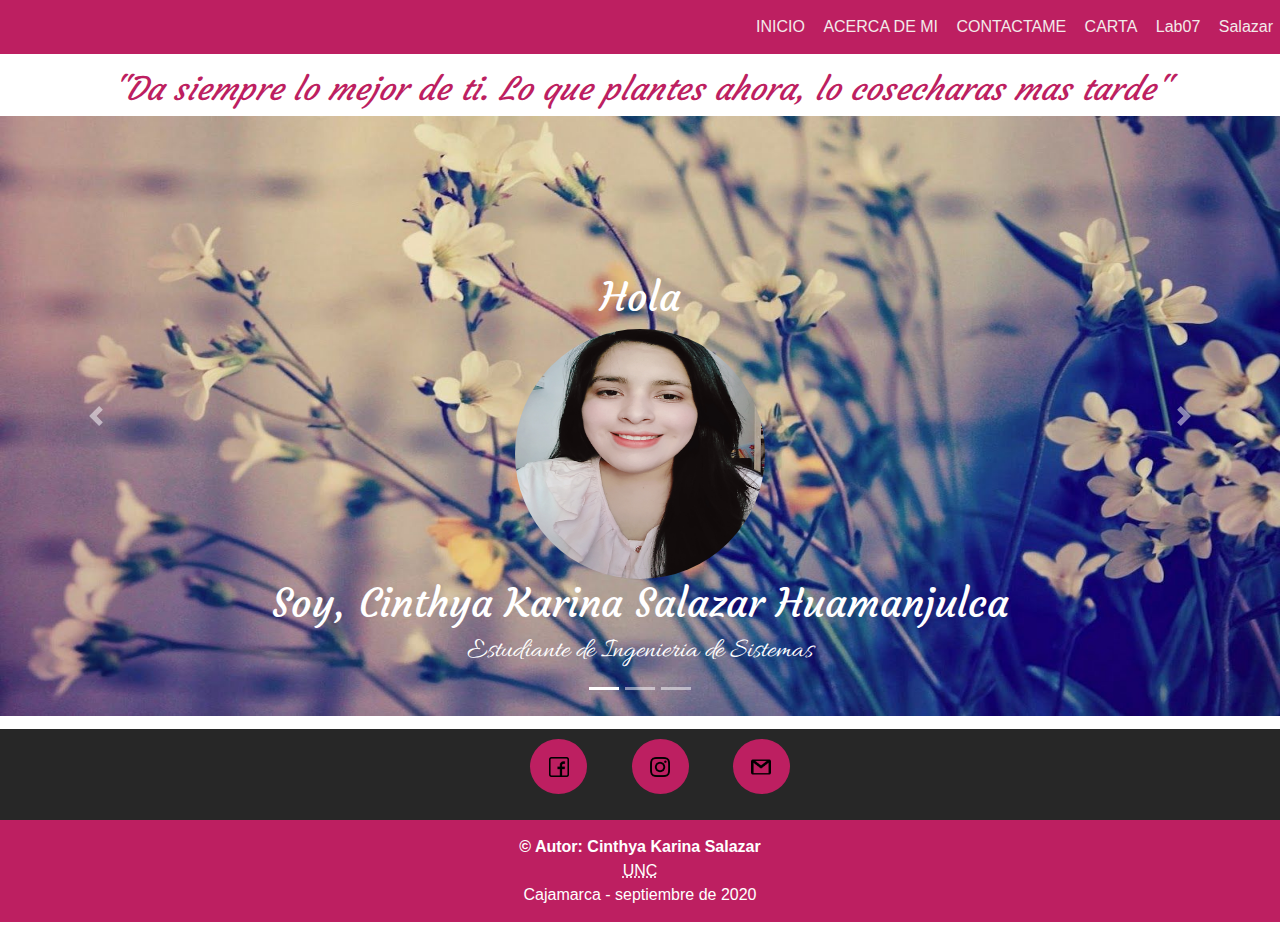
<file: index.html>
<!DOCTYPE html>
<html lang="en">

<head>
    <meta charset="UTF-8">
    <meta name="viewport" content="width=device-width, initial-scale=1.0">
    <title>Pagina Personal</title>
    <link rel="icon" href="imagenes/feliz.jpg">
    <link href="styles/estilopersonal.css" rel="stylesheet" type="text/css">
    <link rel="stylesheet" href="https://stackpath.bootstrapcdn.com/bootstrap/4.5.2/css/bootstrap.min.css" integrity="sha384-JcKb8q3iqJ61gNV9KGb8thSsNjpSL0n8PARn9HuZOnIxN0hoP+VmmDGMN5t9UJ0Z" crossorigin="anonymous">
</head>

<body>

    <header>
        <nav class="pink darken-2">
            <div class="nav-wrapper">
                <ul id="nav-mobile" class="right hide-on-med-and-down ">
                    <li><a href="index.html">INICIO </a></li>
                    <li><a href="About.html">ACERCA DE MI</a></li>
                    <li><a href="Contact.html">CONTACTAME</a></li>
                    <li><a href="Carta05.html">CARTA</a></li>
                    <li><a href="lab07.html">Lab07</a></li>
                    <li><a href="Practicanoviembre/salazar.html">Salazar</a></li>
                </ul>
            </div>

        </nav>
    </header>

    <div class="item">
        <h2><em>"Da siempre lo mejor de ti. Lo que plantes ahora, lo cosecharas mas tarde"
        </em></h2>
    </div>

    <div id="carouselExampleCaptions" class="carousel slide" data-ride="carousel">
        <ol class="carousel-indicators">
            <li data-target="#carouselExampleCaptions" data-slide-to="0" class="active"></li>
            <li data-target="#carouselExampleCaptions" data-slide-to="1"></li>
            <li data-target="#carouselExampleCaptions" data-slide-to="2"></li>
        </ol>
        <div class="carousel-inner">
            <div class="carousel-item active">
                <img height="600px" width="80%" src="imagenes/foto.jpg" class="d-block w-100" alt="...">
                <div class="carousel-caption d-none d-md-block">
                    <h1>Hola</h1>
                    <img id="fotopersonal" src="imagenes/fotosPersonal.jpeg">
                    <h1>Soy, Cinthya Karina Salazar Huamanjulca</h1>
                    <h3>Estudiante de Ingenieria de Sistemas</h3>
                </div>
            </div>
            <div class="carousel-item">
                <img height="600px" src="imagenes/flor2.jpg" class="d-block w-100" alt="...">
                <div class="carousel-caption d-none d-md-block">

                    <h1>Si lo puedes soñar, lo puedes hacer!...</h1>
                    <h3>Wald Disney</h3>
                </div>
            </div>
            <div class="carousel-item">
                <img height="600px" src="imagenes/flor3.jpg" class="d-block w-100" alt="...">
                <div class="carousel-caption d-none d-md-block">
                    <h1>Un viaje de millas empieza con un primer paso</h1>
                    <h3>Benjamin Frankiln</h3>
                </div>
            </div>
        </div>

        <a class="carousel-control-prev" href="#carouselExampleCaptions" role="button" data-slide="prev">
            <span class="carousel-control-prev-icon" aria-hidden="true"></span>
            <span class="sr-only">Previous</span>
        </a>
        <a class="carousel-control-next" href="#carouselExampleCaptions" role="button" data-slide="next">
            <span class="carousel-control-next-icon" aria-hidden="true"></span>
            <span class="sr-only">Next</span>
        </a>
    </div>

    <script src="https://code.jquery.com/jquery-3.5.1.slim.min.js" integrity="sha384-DfXdz2htPH0lsSSs5nCTpuj/zy4C+OGpamoFVy38MVBnE+IbbVYUew+OrCXaRkfj" crossorigin="anonymous"></script>
    <script src="https://cdn.jsdelivr.net/npm/popper.js@1.16.1/dist/umd/popper.min.js" integrity="sha384-9/reFTGAW83EW2RDu2S0VKaIzap3H66lZH81PoYlFhbGU+6BZp6G7niu735Sk7lN" crossorigin="anonymous"></script>
    <script src="https://stackpath.bootstrapcdn.com/bootstrap/4.5.2/js/bootstrap.min.js" integrity="sha384-B4gt1jrGC7Jh4AgTPSdUtOBvfO8shuf57BaghqFfPlYxofvL8/KUEfYiJOMMV+rV" crossorigin="anonymous"></script>


    <footer>

        <ul>
            <li>
                <a href="https://www.facebook.com/karina.salazar.984" target="_blank"><img height="20" width="20" src="imagenes/facebook.png" alt=""></a>
            </li>
            <li>
                <a href="https://www.instagram.com/?hl=es-la" target="_blank"><img height="20" width="20" src="imagenes/instagram-sketched.png" alt=""></a>
            </li>
            <li>
                <a href="https://mail.google.com/" target="_blank"><img height="20" width="20" src="imagenes/gmail (1).png" alt=""></a>
            </li>

        </ul>
        <address> <strong>&copy; Autor: Cinthya Karina Salazar</strong><br/>
                <abbr title="UNIVERSIDAD NACIONAL DE CAJAMARCA">UNC</abbr><br/>
                Cajamarca - septiembre de 2020
            </address>

    </footer>

</body>

</html>
</file>
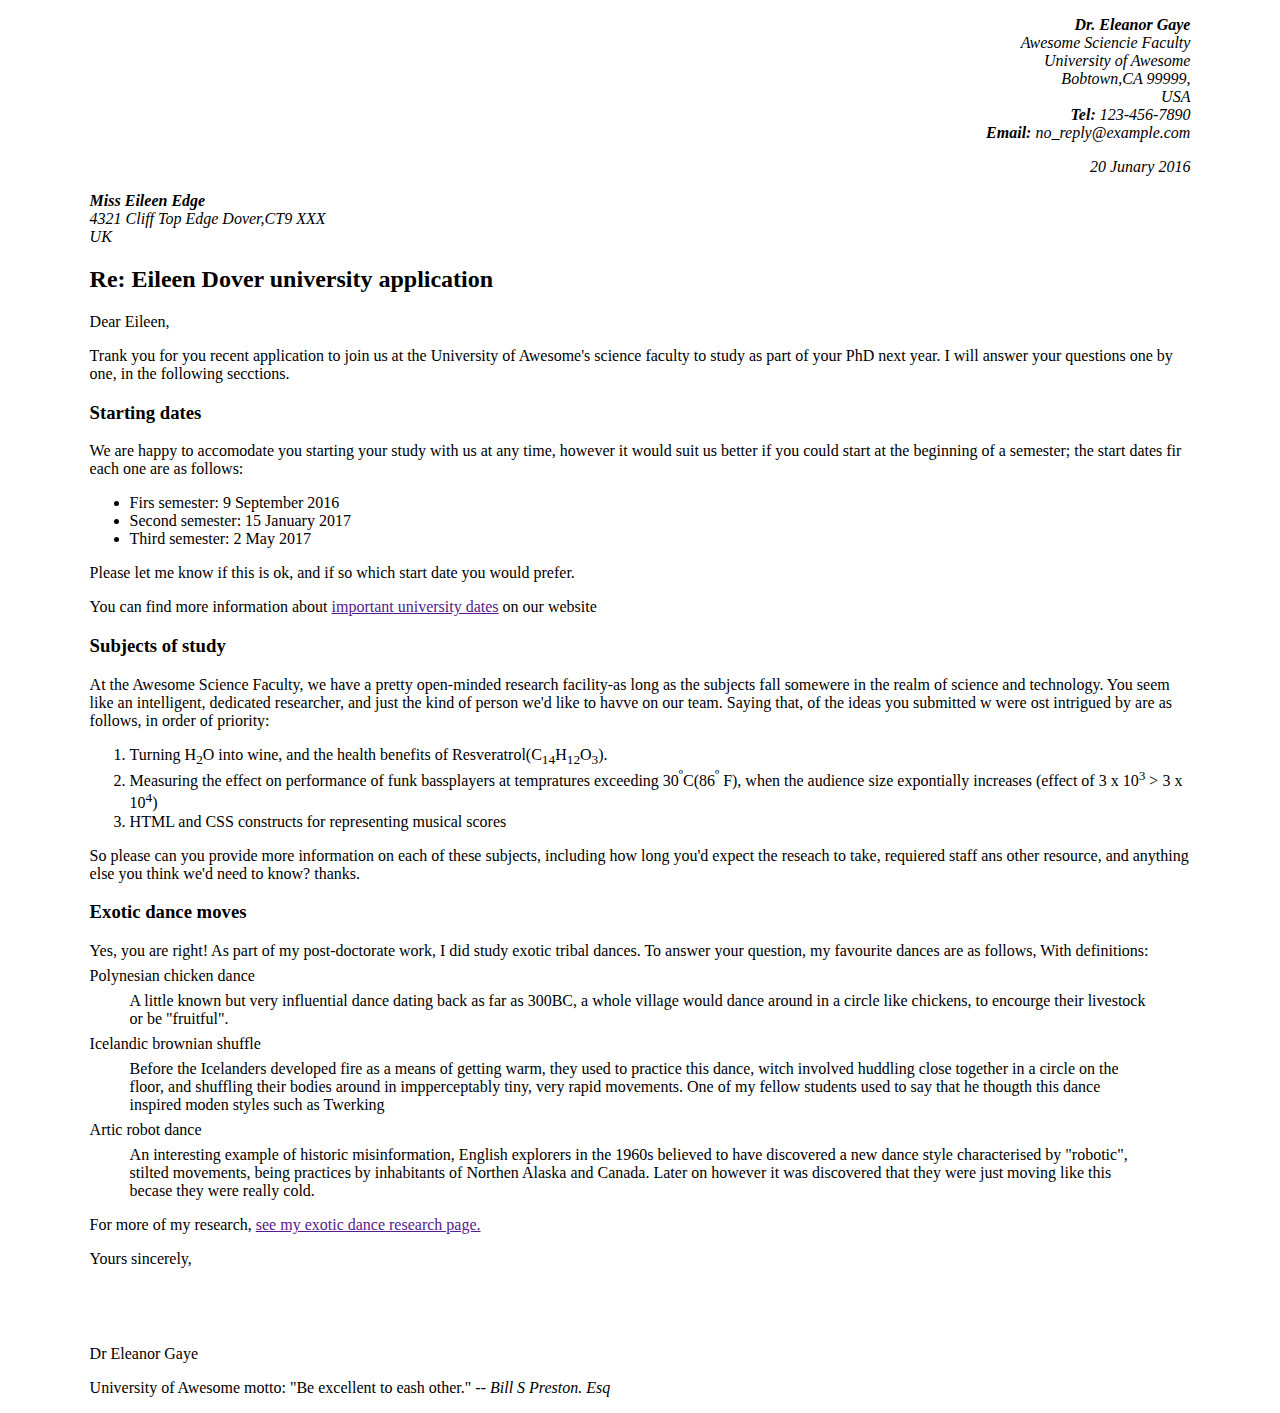
<file: Carta05.html>
<!DOCTYPE html>
<html lang="en">

<head>
    <meta charset="UTF-8">
    <meta name="viewport" content="width=device-width, initial-scale=1.0">
    <title>Carta</title>
    <link rel="stylesheet" href="styles/Carta.css">
</head>

<body>
    <div class="encabezado">

        <p> <b>Dr. Eleanor Gaye</b></br>
            Awesome Sciencie Faculty</br>
            University of Awesome</br>
            Bobtown,CA 99999,</br>
            USA </br>
            <b>Tel:</b> 123-456-7890</br>
            <b>Email:</b> no_reply@example.com</br>
        </p>
        <p>20 Junary 2016</p>
    </div>

    <div class="remitente">
        <p><b>Miss Eileen Edge</b></br>
            4321 Cliff Top Edge Dover,CT9 XXX</br>
            UK</p>
    </div>

    <div class="cuerpo">

        <h2>Re: Eileen Dover university application</h2>
        <p>Dear Eileen,</p>
        <p> Trank you for you recent application to join us at the University of Awesome's science faculty to study as part of your PhD next year. I will answer your questions one by one, in the following secctions.
        </p>
        <H3>Starting dates</H3>
        <p>We are happy to accomodate you starting your study with us at any time, however it would suit us better if you could start at the beginning of a semester; the start dates fir each one are as follows: </p>
        <ul>
            <li>Firs semester: 9 September 2016</li>
            <li>Second semester: 15 January 2017</li>
            <li>Third semester: 2 May 2017</li>
        </ul>
        <p>Please let me know if this is ok, and if so which start date you would prefer.</p>
        <p>You can find more information about <a href="">important university dates</a> on our website</p>
        <h3>Subjects of study</h3>
        <p>At the Awesome Science Faculty, we have a pretty open-minded research facility-as long as the subjects fall somewere in the realm of science and technology. You seem like an intelligent, dedicated researcher, and just the kind of person we'd like
            to havve on our team. Saying that, of the ideas you submitted w were ost intrigued by are as follows, in order of priority:</p>
        <ol>
            <li>Turning H<sub>2</sub>O into wine, and the health benefits of Resveratrol(C<sub>14</sub>H<sub>12</sub>O<sub>3</sub>).</li>
            <li>Measuring the effect on performance of funk bassplayers at tempratures exceeding 30<sup>º</sup>C(86<sup>º</sup> F), when the audience size expontially increases (effect of 3 x 10<sup>3</sup> > 3 x 10<sup>4</sup>)</li>
            <li>HTML and CSS constructs for representing musical scores</li>

        </ol>
        <p>So please can you provide more information on each of these subjects, including how long you'd expect the reseach to take, requiered staff ans other resource, and anything else you think we'd need to know? thanks.
        </p>

        <h3>Exotic dance moves</h3>
        <p>Yes, you are right! As part of my post-doctorate work, I did study exotic tribal dances. To answer your question, my favourite dances are as follows, With definitions:</p>
        <div class="cuerpo_div">
            <p>Polynesian chicken dance
                <blockquote>A little known but very influential dance dating back as far as 300BC, a whole village would dance around in a circle like chickens, to encourge their livestock or be "fruitful". </blockquote>
            </p>

            <p>Icelandic brownian shuffle
                <blockquote>Before the Icelanders developed fire as a means of getting warm, they used to practice this dance, witch involved huddling close together in a circle on the floor, and shuffling their bodies around in impperceptably tiny, very rapid movements.
                    One of my fellow students used to say that he thougth this dance inspired moden styles such as Twerking</blockquote>
            </p>

            <p>Artic robot dance
                <blockquote>An interesting example of historic misinformation, English explorers in the 1960s believed to have discovered a new dance style characterised by "robotic", stilted movements, being practices by inhabitants of Northen Alaska and Canada.
                    Later on however it was discovered that they were just moving like this becase they were really cold.</blockquote>
            </p>
        </div>

        <p>For more of my research, <a href="">see my exotic dance research page.</a> </p>
        <p>Yours sincerely,</p>
    </div>

    <div class="despedida">
        <p>Dr Eleanor Gaye</p>
        <p>University of Awesome motto: "Be excellent to eash other." -- <em> Bill S Preston. Esq</em> </p>
    </div>
</body>

</html>
</file>
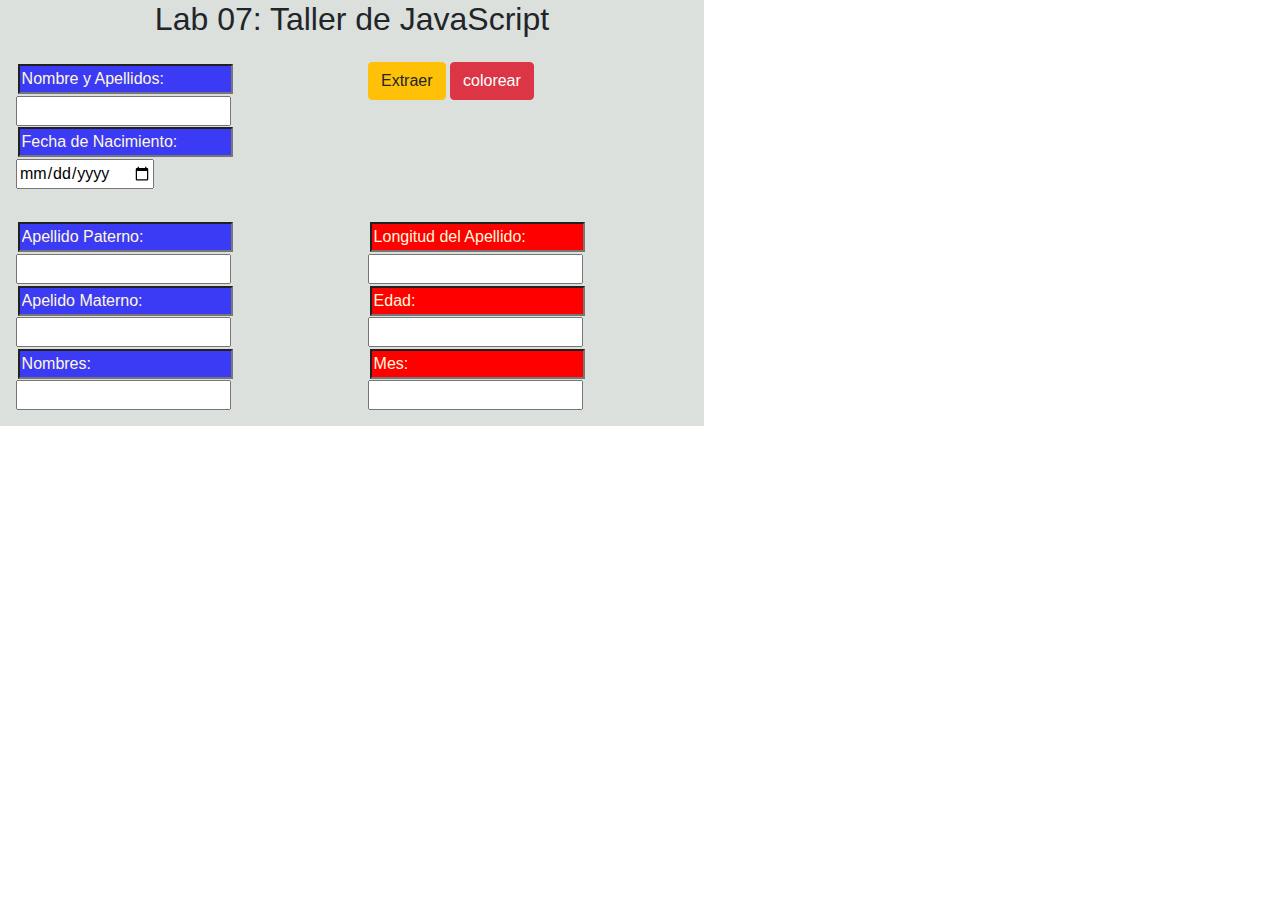
<file: lab07.html>
<!DOCTYPE html>
<html lang="en">

<head>
    <meta charset="UTF-8">
    <meta name="viewport" content="width=device-width, initial-scale=1.0">
    <title>Lab07</title>
    <link rel="stylesheet" href="styles/estiloLab07.css">
    <link rel="stylesheet" href="https://stackpath.bootstrapcdn.com/bootstrap/4.5.2/css/bootstrap.min.css" integrity="sha384-JcKb8q3iqJ61gNV9KGb8thSsNjpSL0n8PARn9HuZOnIxN0hoP+VmmDGMN5t9UJ0Z" crossorigin="anonymous">

</head>

<body>
    <div class="item1">
        <h2>Lab 07: Taller de JavaScript</h2>
        <div class="item">
            <form>

                <lu><input class="a" id="lab" value="Nombre y Apellidos:" type="text"></lu>
                <lu><input type="text" name="nombre" id="nombre" required></lu>
                </br>
                <lu> <input class="a" id="lab" value="Fecha de Nacimiento:" type="text"></lu>
                <lu><input id="fecha" type="date" name="fecha" required></lu>

            </form>
        </div>
        <div class="item">

            <button class="btn btn-warning" onclick="calcular_edad();nombre();nombre1();">Extraer</button>
            <button class="btn btn-danger" onclick="cambio_color();cambiar_Color1();">colorear</button>
        </div>
    </div>
    <div class="item1">
        <div class="item">
            <form>
                <lu><input class="a" id="lab" value="Apellido Paterno:" type="text"></lu>
                <lu><input type="text" id="appaterno" name="paterno"></lu>
                </br>

                <lu><input class="a" id="lab" value="Apelido Materno:" type="text"></lu>
                <lu><input type="text" id="apmaterno" name="materno"></lu>
                </br>

                <lu><input class="a" id="lab" value="Nombres:" type="text"></lu>
                <lu><input type="text" name="nombres" id="nombre1"></lu>

            </form>
        </div>
        <div class="item">
            <form>
                <lu><input class="b" id="lab1" value="Longitud del Apellido:" type="text"></lu>
                <lu><input id="longitud" type="text" name="paterno"></lu>
                </br>

                <lu><input class="b" id="lab1" value="Edad:" type="text"></lu>
                <lu><input id="edad" type="tex" name="naterno"></lu>
                </br>

                <lu><input class="b" id="lab1" value="Mes:" type="text"></lu>
                <lu><input id="mes" type="tex" name="nombres"></lu>

            </form>
        </div>
    </div>

    <script src="script/lab07.js"></script>
</body>

</html>
</file>
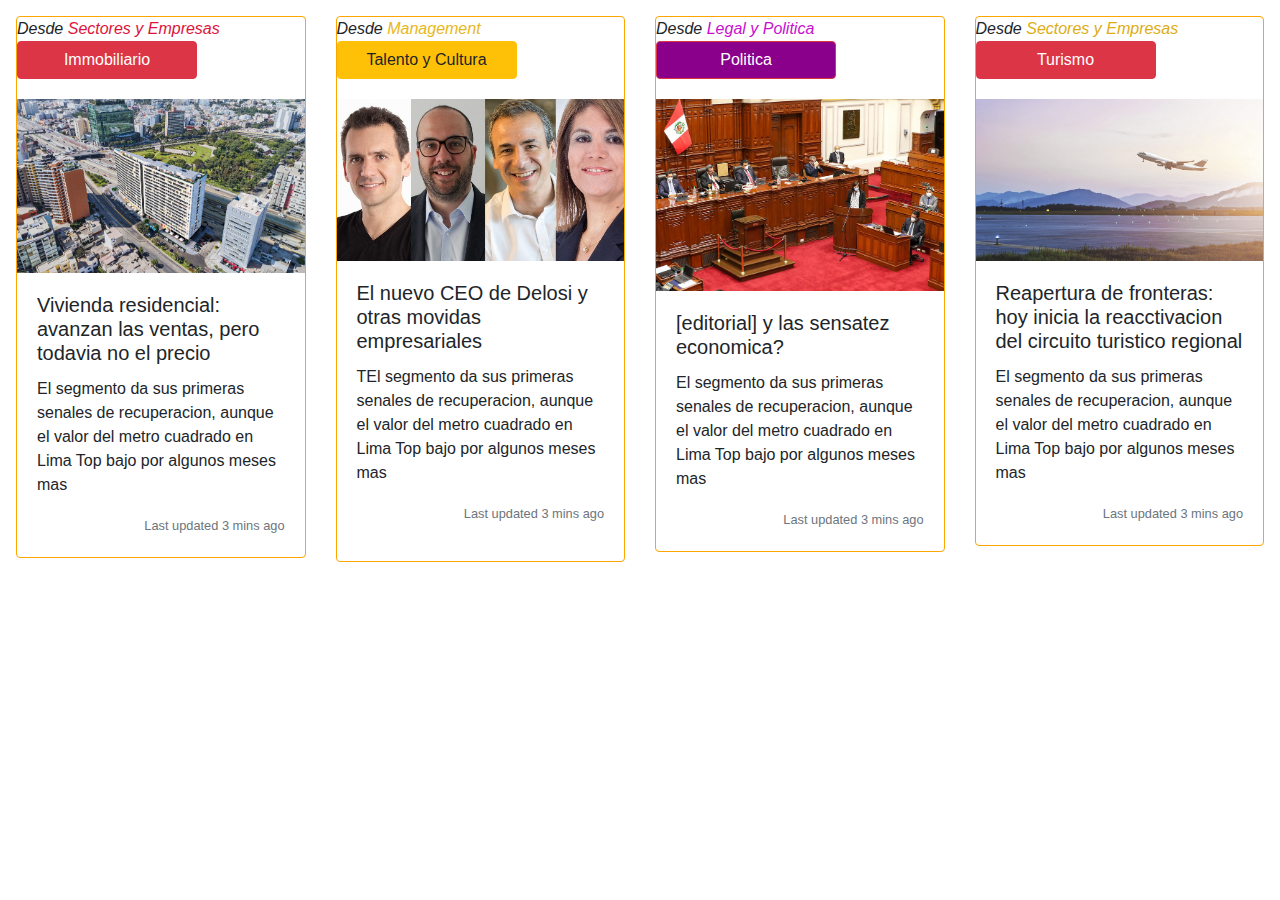
<file: Practicanoviembre/salazar.html>
<!DOCTYPE html>
<html lang="en">

<head>
    <meta charset="UTF-8">
    <meta name="viewport" content="width=device-width, initial-scale=1.0">
    <title>Document</title>
    <link rel="stylesheet" href="style/salazar.css">
    <link rel="stylesheet" href="https://stackpath.bootstrapcdn.com/bootstrap/4.5.2/css/bootstrap.min.css" integrity="sha384-JcKb8q3iqJ61gNV9KGb8thSsNjpSL0n8PARn9HuZOnIxN0hoP+VmmDGMN5t9UJ0Z" crossorigin="anonymous">
    <link rel="stylesheet" href="https://pro.fontawesome.com/releases/v5.10.0/css/all.css" integrity="sha384-AYmEC3Yw5cVb3ZcuHtOA93w35dYTsvhLPVnYs9eStHfGJvOvKxVfELGroGkvsg+p" crossorigin="anonymous" />
</head>

<body>
    <div>
        <div class="card-deck">
            <div class="card">
                <i>Desde
                    <i class="d1">Sectores y Empresas</i>
                </i>
                <div>
                    <button type="button" class="btn btn-danger">Immobiliario</button>
                    <i onclick="lectura();" class="far fa-bookmark float-right"></i>
                </div>

                <img height="50%" width="100%" src="images/inmobiliario.jpg" class="card-img-top" alt="...">

                <div class="card-body">
                    <h5 class="card-title">Vivienda residencial: avanzan las ventas, pero todavia no el precio</h5>
                    <p class="card-text">El segmento da sus primeras senales de recuperacion, aunque el valor del metro cuadrado en Lima Top bajo por algunos meses mas</p>
                    <p class="card-text float-right"><i class="fal fa-clock"></i><small id="lecturaCompletada" class="text-muted">Last updated 3 mins ago</small></p>
                </div>
            </div>
            <div class="card">
                <i>Desde
                    <i class="d2">Management</i>
                </i>
                <div>
                    <button type="button" class="btn btn-warning" onclick="talento();">Talento y Cultura</button>
                    <i onclick="lectura1();" class="far fa-bookmark float-right"></i>
                </div>


                <img height="50%" width="100%" src="images/talento y cultura.jpg" class="" alt="...">
                <div class="card-body">
                    <h5 class="card-title">El nuevo CEO de Delosi y otras movidas empresariales</h5>
                    <p class="card-text">TEl segmento da sus primeras senales de recuperacion, aunque el valor del metro cuadrado en Lima Top bajo por algunos meses mas</p>
                    <p class="card-text float-right"><i class="fal fa-clock"></i><small id="lecturaCompletada1" class="text-muted">Last updated 3 mins ago</small></p>
                    <input id="talento"></p>
                </div>
            </div>
            <div class="card">
                <i>Desde
                    <i class="d3">Legal y Politica</i>
                </i>
                <div>
                    <button type="button" class="btn btn-danger colorpurple ">Politica</button>
                    <i onclick="lectura2();" class="far fa-bookmark float-right"></i>
                </div>


                <img height="50%" width="100%" src="images/politica.jpg" class="" alt="...">
                <div class="card-body">
                    <h5 class="card-title">[editorial] y las sensatez economica?</h5>
                    <p class="card-text">El segmento da sus primeras senales de recuperacion, aunque el valor del metro cuadrado en Lima Top bajo por algunos meses mas</p>
                    <p class="card-text float-right"><i class="fal fa-clock"></i><small id="lecturaCompletada2" class="text-muted">Last updated 3 mins ago</small></p>
                </div>

            </div>
            <div class="card">
                <i>Desde
                    <i class="d4">Sectores y Empresas</i>
                </i>
                <div>
                    <button onclick="galeria();" type="button" class="btn btn-danger">Turismo</button>
                    <i onclick="lectura3();" class="far fa-bookmark float-right"></i>
                </div>


                <div id="imagen">
                    <img height="50%" width="100%" src="images/turismo.jpg" class="" alt="...">
                </div>

                <div id="carouselExampleControls" class="carousel slide" data-ride="carousel">
                    <div class="carousel-inner">
                        <div class="carousel-item active">
                            <img src="images/foto1.jpg" class="d-block w-100" alt="...">
                        </div>
                        <div class="carousel-item">
                            <img src="images/foto2.jpg" class="d-block w-100" alt="...">
                        </div>
                        <div class="carousel-item">
                            <img src="images/foto3.jpg" class="d-block w-100" alt="...">
                        </div>
                        <div class="carousel-item">
                            <img src="images/foto4.jpg" class="d-block w-100" alt="...">
                        </div>
                        <div class="carousel-item">
                            <img src="images/foto5.jpg" class="d-block w-100" alt="...">
                        </div>
                    </div>
                    <a class="carousel-control-prev" href="#carouselExampleControls" role="button" data-slide="prev">
                        <span class="carousel-control-prev-icon" aria-hidden="true"></span>
                        <span class="sr-only">Previous</span>
                    </a>
                    <a class="carousel-control-next" href="#carouselExampleControls" role="button" data-slide="next">
                        <span class="carousel-control-next-icon" aria-hidden="true"></span>
                        <span class="sr-only">Next</span>
                    </a>
                </div>

                <div class="card-body">
                    <h5 class="card-title">Reapertura de fronteras: hoy inicia la reacctivacion del circuito turistico regional</h5>
                    <p class="card-text">El segmento da sus primeras senales de recuperacion, aunque el valor del metro cuadrado en Lima Top bajo por algunos meses mas</p>
                    <p class="card-text float-right"><i class="fal fa-clock"></i><small id="lecturaCompletada3" class="text-muted">Last updated 3 mins ago</small></p>
                </div>
            </div>
        </div>

        <script src="script/salazar.js"></script>
        <script src="https://code.jquery.com/jquery-3.5.1.slim.min.js" integrity="sha384-DfXdz2htPH0lsSSs5nCTpuj/zy4C+OGpamoFVy38MVBnE+IbbVYUew+OrCXaRkfj" crossorigin="anonymous"></script>
        <script src="https://cdn.jsdelivr.net/npm/popper.js@1.16.1/dist/umd/popper.min.js" integrity="sha384-9/reFTGAW83EW2RDu2S0VKaIzap3H66lZH81PoYlFhbGU+6BZp6G7niu735Sk7lN" crossorigin="anonymous"></script>
        <script src="https://stackpath.bootstrapcdn.com/bootstrap/4.5.2/js/bootstrap.min.js" integrity="sha384-B4gt1jrGC7Jh4AgTPSdUtOBvfO8shuf57BaghqFfPlYxofvL8/KUEfYiJOMMV+rV" crossorigin="anonymous"></script>
</body>

</html>
</file>
<file: styles/estilopersonal.css>
@import url('https://fonts.googleapis.com/css2?family=Courgette&display=swap');
@import url('https://fonts.googleapis.com/css2?family=Allura&display=swap');
body {
    margin: 0;
    width: 100%;
    height: auto;
    margin: auto;
}

h1 {
    font-family: 'Courgette', cursive;
    font-size: 40%;
}

h2 {
    font-family: 'Courgette', cursive;
    color: rgb(189, 31, 97);
}

nav {
    width: 100%;
    margin: auto;
    background-color: rgb(189, 31, 97);
}

h3,
h4,
blockquote,
p {
    font-family: 'Allura', cursive;
    text-align: center;
}

nav ul {
    list-style: none;
    text-align: right;
}

nav ul li {
    display: inline-block;
    text-align: right;
}

li a {
    display: inline-block;
    padding: 15px 7px;
    color: rgb(243, 234, 234);
    text-decoration: none;
}

li a:hover {
    color: rgb(233, 213, 31);
    transition: all .3s;
}

section {
    text-align: center;
}

footer {
    background: #272727;
    width: 100%;
    height: auto;
    margin: auto;
    color: #ffff;
    margin-top: 1%;
    text-align: center;
}

footer ul li {
    display: inline-block;
    width: 57px;
    height: 55px;
    margin: 10px 20px;
    border-radius: 50%;
    background: rgb(189, 31, 97);
}

footer address {
    padding: 15px 10px;
    background: rgb(189, 31, 97);
}

.contenedor {
    width: 100%;
    height: 50vh;
    display: flex;
    justify-content: center;
    align-items: center;
    max-width: 100%;
    margin: auto;
}

.box {
    width: 500px;
    height: 350px;
    position: relative;
    overflow: hidden;
    margin: 3px;
    border: 1px solid rgb(236, 231, 231);
}

.box img {
    width: 100%;
    height: 100%;
}

.capas {
    position: absolute;
    top: 0;
    left: 0;
    width: 100%;
    height: 100%;
    background: rgba(0, 0, 0, 0.3);
    color: #ffff;
    transform: scale(0);
    transition: .6s ease;
}

.box:hover .capas {
    transform: scale(1);
}

.item {
    width: 100%;
    height: 70%;
    text-align: center;
    font-size: 40%;
}

.item ul li {
    color: #ffff;
}

.form {
    width: 400px;
    margin: auto;
    background: rgba(0, 0, 0, 0.4);
    padding: 30px 20px;
    box-sizing: border-box;
    margin-top: 20px;
    font-family: monospace;
}

input,
textarea {
    text-align: center;
    width: 5%;
    margin-bottom: 20px;
    padding: 15px;
    box-sizing: border-box;
}

.formulario {
    align-content: center;
}

#boton {
    align-content: center;
}

#boton:hover {
    cursor: pointer;
}

.imagendiv {
    width: 100%;
    display: flex;
    max-width: 100%;
    position: relative;
    align-items: center;
    text-align: center;
}

.imagendiv h1 {
    color: #272727;
}

.imagendiv img {
    width: 100%;
    height: 70%;
    text-align: center;
}

.imagendiv .rexto {
    text-align: center;
    position: absolute;
    color: burlywood;
}

#fotopersonal {
    width: 250px;
    height: 250px;
    border-radius: 90%;
}

.seccionAlgo {
    background-color: rgb(167, 154, 160);
    padding: 0.3em;
    text-align: center;
    height: 80%;
}

.conteiner {
    width: 100%;
    height: 350px;
    display: flex;
    flex-wrap: wrap;
    justify-content: center;
    margin: auto;
    background-color: rgb(245, 241, 243);
}

.conteiner .card {
    width: 300px;
    height: 290px;
    border-radius: 8px;
    box-shadow: 0 2px 2px rgba(0, 0, 0, 0.2);
    overflow: hidden;
    margin: 20px;
    text-align: center;
    transition: all 0.6s;
    background: rgb(238, 229, 233);
}

.conteiner .card:hover {
    transform: translateY(-15px);
    box-shadow: 0 12px 16px rgba(0, 0, 0, 0.2);
}

.conteiner .card img {
    width: 330px;
    height: 200px;
}

.conteiner .card h4 {
    text-align: center;
    font-size: 28px;
    font-weight: bold;
}

.separardiv {
    overflow: hidden;
    padding: 1em;
}

.separar {
    width: 50%;
    height: 100%;
    float: left;
}

.separardiv h3 {
    color: rgb(107, 15, 72);
    font-size: 35px;
    font-weight: inherit;
    text-align: center;
}

.separardiv h2 {
    color: rgb(214, 35, 125);
    font-size: 30x;
}

.separardivsob {
    overflow: hidden;
    padding: 2em;
}

.sobMi {
    background-color: rgb(245, 241, 243);
    width: 50%;
    height: 50%;
    float: left;
    color: rgb(214, 35, 125);
    padding: 2em;
    text-align: center;
}
</file>
<file: styles/Carta.css>
body {
    margin-left: 7%;
    margin-right: 7%;
}

.encabezado {
    text-align: right;
    font-style: italic;
}

.remitente p {
    text-align: left;
    font-style: italic;
}

.cuerpo_div p {
    line-height: 0%;
}

.cuerpo h3 {
    font-weight: bold;
}

.despedida {
    margin-top: 7%;
}
</file>
<file: styles/estiloLab07.css>
.item1 {
    overflow: hidden;
}

.item {
    padding: 1em;
    float: left;
    height: 100%;
    width: 50%;
}

#lab {
    background-color: rgb(59, 59, 245);
    margin: 0.1em;
    color: cornsilk;
}

#lab1 {
    background-color: red;
    margin: 0.1em;
    color: cornsilk;
}

div {
    background: rgb(219, 224, 220);
    width: 55%;
}

h2 {
    text-align: center;
}
</file>
<file: Practicanoviembre/style/salazar.css>
body {
    padding: 1em;
}

button {
    width: 180px;
}

.d1 {
    color: crimson;
}

.d2 {
    color: rgb(231, 184, 28);
}

.d3 {
    color: rgb(199, 16, 206);
}

.d4 {
    color: rgb(220, 173, 20);
}

.card {
    height: 100%;
    border-color: orange !important;
}

.colorpurple {
    background-color: darkmagenta !important;
    border: none;
}

img {
    padding-top: 20px;
}

input {
    border: none;
    font-style: italic;
    padding: 1em;
    width: 100%;
    text-align: right;
}
</file>
